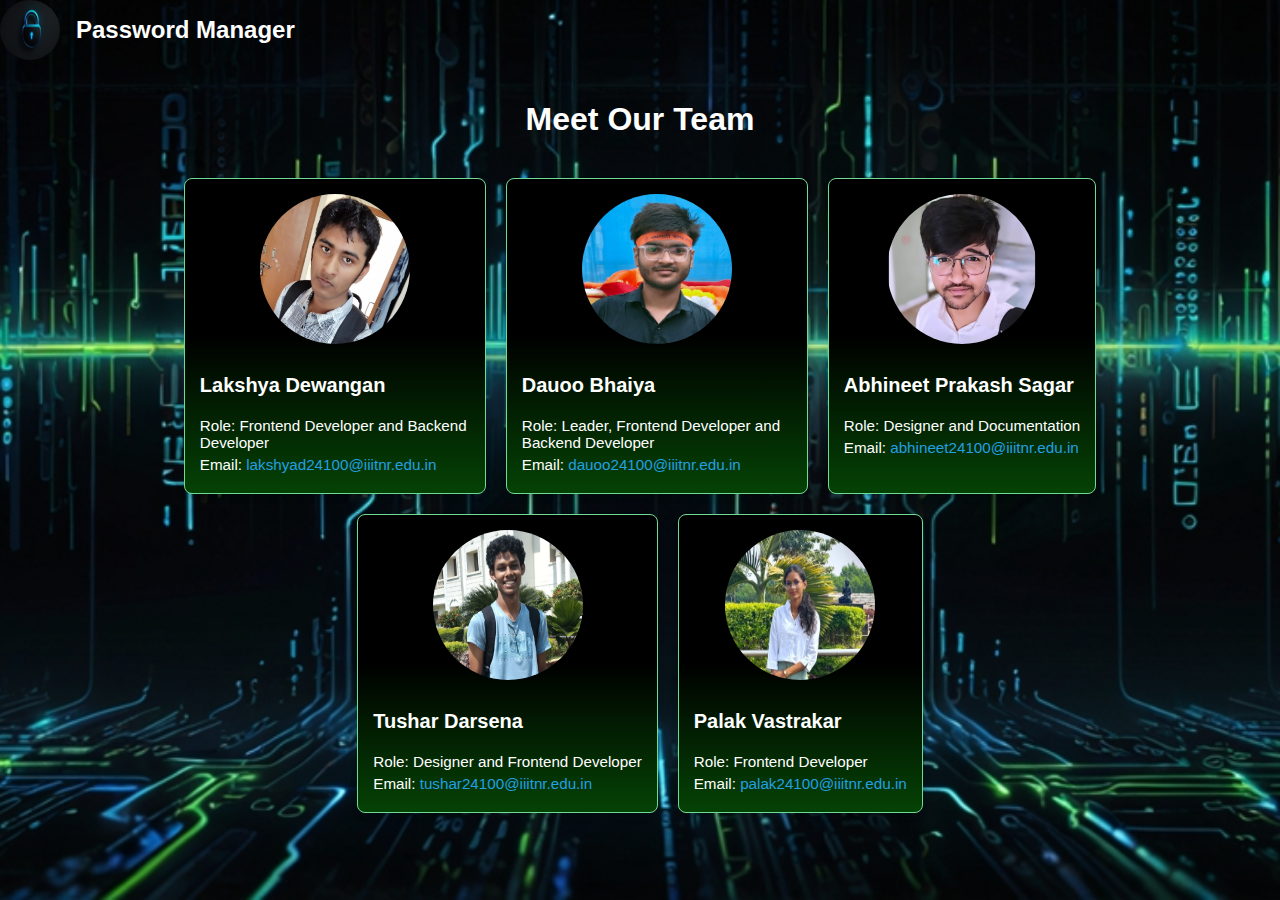
<file: about.html>
<!DOCTYPE html>
<html lang="en">
<head>
    <meta charset="UTF-8">
    <meta name="viewport" content="width=device-width, initial-scale=1.0">
    <link rel="stylesheet" href="about.css">
    <link rel="icon" type="image/jpeg" href="icon.jpg">
    <title>About Us</title>
</head>
<style>
    body{
        background-image: url("leo.jpg");
        background-position: center;
        background-size: cover;
        background-attachment: fixed;
    }
</style>
<body>
    <nav></nav>
        <div class="logo">
            <img src="icon.jpg" alt="Password Manager Logo">
            <div class="logo-text">Password Manager</div>
        </div>
    </nav>
    <style>
    
        .logo img {
                width: 60px;
                height: 60px;
                border-radius: 50%;
            }
    
        .logo {
            color: white;
            font-size: 24px;
            font-weight: bold;
            display: flex;
            align-items: center;
            gap: 1rem;
        }
    </style>
    <div class="contact-section">
        <h1>Meet Our Team</h1>
        <div class="team-cards">
            <div class="card">
                <img src="lak.jpg" alt="Teammate 1">
                <div class="card-content">
                    <h3>Lakshya Dewangan</h3>
                    <p>Role: Frontend Developer and Backend Developer</p>
                    <p>Email: <a href="mailto:lakshyad24100@iiitnr.edu.in" style="color: rgb(34, 159, 226)">lakshyad24100@iiitnr.edu.in</a></p>
                </div>
            </div>
            <div class="card">
                <img src="dau.jpg" alt="Teammate 2">
                <div class="card-content">
                    <h3>Dauoo Bhaiya</h3>
                    <p>Role: Leader, Frontend Developer and Backend Developer</p>
                    <p>Email: <a href="mailto:dauoo24100@iiitnr.edu.in" style="color: rgb(34, 159, 226)">dauoo24100@iiitnr.edu.in</a></p>
                </div>
            </div>
            <div class="card">
                <img src="abhi.jpg" alt="Teammate 3">
                <div class="card-content">
                    <h3>Abhineet Prakash Sagar</h3>
                    <p>Role: Designer and Documentation</p>
                    <p>Email: <a href="mailto:abhineet24100@iiitnr.edu.in" style="color: rgb(34, 159, 226)">abhineet24100@iiitnr.edu.in</a></p>
                </div>
            </div>
            <div class="card">
                <img src="t.jpg" alt="Teammate 4">
                <div class="card-content">
                    <h3>Tushar Darsena</h3>
                    <p>Role: Designer and Frontend Developer</p>
                    <p>Email: <a href="mailto:tushar24100@iiitnr.edu.in" style="color: rgb(34, 159, 226)">tushar24100@iiitnr.edu.in</a></p>
                </div>
            </div>
            <div class="card">
                <img src="pa.jpg" alt="Teammate 5">
                <div class="card-content">
                    <h3>Palak Vastrakar</h3>
                    <p>Role: Frontend Developer</p>
                    <p>Email: <a href="mailto:palak24100@iiitnr.edu.in" style="color: rgb(34, 159, 226)">palak24100@iiitnr.edu.in</a></p>
                </div>
            </div>
        </div>
    </div>
</body>
</html>
</file>
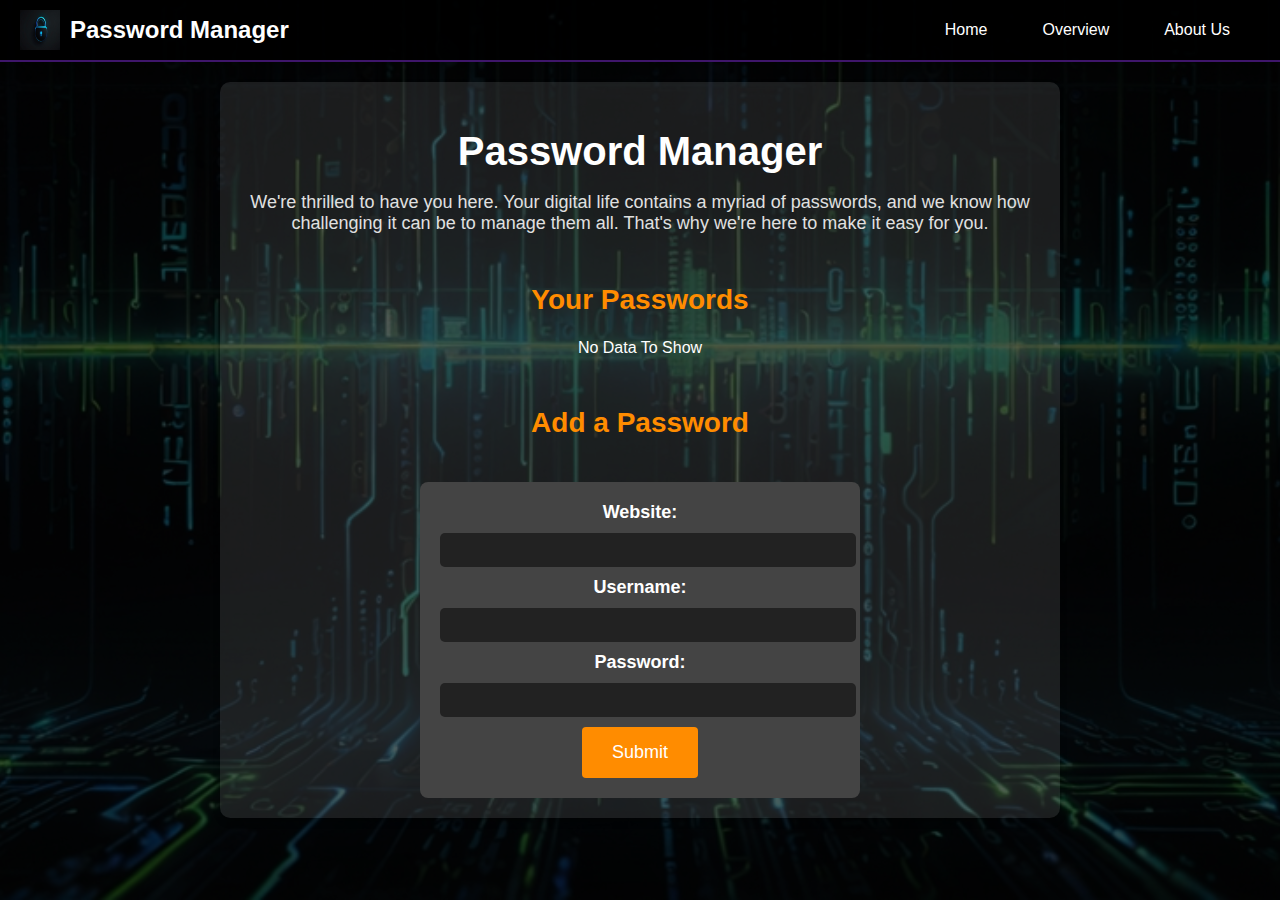
<file: main.html>
<!DOCTYPE html>
<html lang="en">

<head>
    <meta charset="UTF-8">
    <meta name="viewport" content="width=device-width, initial-scale=1.0">
    <title>Password Manager - Your all passwords in one place</title>
    <!-- Favicon -->
    <link rel="icon" type="image/jpeg" href="icon.jpg">
    <!-- External CSS -->
    <link rel="stylesheet" href="styles.css">
</head

<body>

    <!-- Inline CSS for Background -->
    <style>
        body {
            background: url('leo.jpg') no-repeat center center fixed;
            background-size: cover;
            background-blend-mode: overlay;
            background-color: rgba(0, 0, 0, 0.7); /* Adds a slight dark overlay for contrast */
            color: #ffffff; /* Sets text color for readability */
            font-family: Arial, sans-serif;
        }

        nav {
            display: flex;
            justify-content: space-between;
            align-items: center;
            background-color: rgba(0, 0, 0, 0.8);
            padding: 10px 20px;
            border-bottom: 2px solid #3f166b;
        }

        nav .logo {
            font-size: 24px;
            font-weight: bold;
            color: #fff;
        }

        nav ul {
            list-style: none;
            display: flex;
            gap: 15px;
            margin: 0;
        }

        nav ul li a {
            text-decoration: none;
            color: #fff;
            padding: 5px 10px;
            border-radius: 5px;
            transition: background-color 0.3s ease;
        }

        nav ul li a:hover {
            background-color: #3f166b;
        }

        .container {
            max-width: 800px;
            margin: 20px auto;
            padding: 20px;
            background-color: rgba(255, 255, 255, 0.1); /* Semi-transparent box */
            border-radius: 10px;
            box-shadow: 0 4px 6px rgba(0, 0, 0, 0.3);
        }

        table {
            width: 100%;
            margin-top: 20px;
            border-collapse: collapse;
            color: #fff;
        }

        table th, table td {
            border: 1px solid #fff;
            padding: 10px;
            text-align: center;
        }

        table th {
            background-color: rgba(63, 22, 107, 0.9);
        }

        form {
            margin-top: 20px;
        }

        form label {
            display: block;
            margin-bottom: 5px;
            font-weight: bold;
        }

        form input {
            width: 100%;
            padding: 8px;
            margin-bottom: 10px;
            border: none;
            border-radius: 5px;
        }

        .btn {
            padding: 10px 15px;
            background-color: #3f166b;
            color: #fff;
            border: none;
            border-radius: 5px;
            cursor: pointer;
            transition: background-color 0.3s ease;
        }

        .btn:hover {
            background-color: #5e2489;
        }

        h2 span#alert {
            color: lime;
            display: none;
        }
    </style>

    <!-- Navigation Bar -->
    <nav>
        <div class="logo">
            <img src="icon.jpg" alt="Password Manager Logo" style="height: 40px; vertical-align: middle;"> Password Manager
        </div>
        <ul>
            <li><a href="index.html">Home</a></li>
            <li><a href="overview.html">Overview</a></li>
            <li><a href="about.html">About Us</a></li>
        </ul>
    </nav>

    <!-- Page Content -->
    <div class="container">
        <h1>Password Manager</h1>
        <p>We're thrilled to have you here. Your digital life contains a myriad of passwords, and we know how
            challenging it can be to manage them all. That's why we're here to make it easy for you.</p>

        <h2>Your Passwords <span id="alert">(Copied!)</span></h2> 
        <table>
            <tr>
                <th>Website</th>
                <th>Username</th>
                <th>Password</th>
                <th>Actions</th>
            </tr> 
            <!-- Add table rows dynamically here -->
        </table>

        <h2>Add a Password</h2>
        <form action="/submit" method="post">
            <label for="website">Website:</label>
            <input type="text" id="website" name="website" required>

            <label for="username">Username:</label>
            <input type="text" id="username" name="username" required>

            <label for="password">Password:</label>
            <input type="password" id="password" name="password" required>

            <button class="btn" type="submit">Submit</button>
        </form>
    </div>

    <!-- External JavaScript -->
    <script src="script.js"></script>
</body>

</html>
</file>
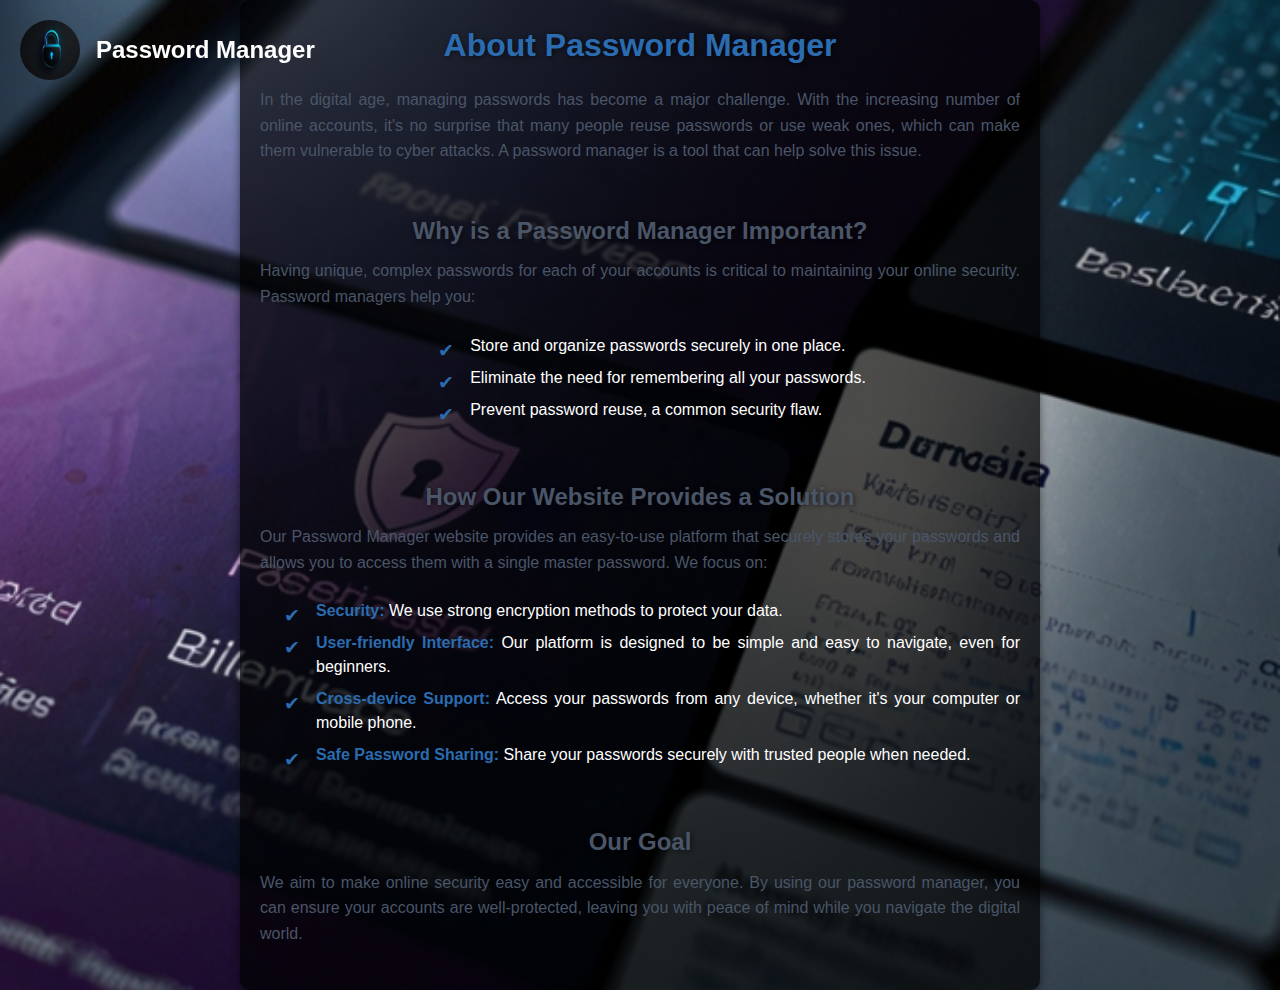
<file: overview.html>
<!DOCTYPE html>
<html lang="en">
<head>
    <meta charset="UTF-8">
    <meta name="viewport" content="width=device-width, initial-scale=1.0">
    <title>Overview</title>
    <link rel="stylesheet" href="qq.css">
    <link rel="icon" type="image/jpeg" href="icon.jpg">
</head>
<body>
    <div class="logo" style="position: fixed; top: 20px; left: 20px;">
        <img src="logo.jpg" alt="Password Manager Logo">
        <div class="logo-text">Password Manager</div>
    </div>

    <style>
        .logo img {
            width: 60px;
            height: 60px;
            border-radius: 50%;
        }
    
        .logo {
            color: white;
            font-size: 24px;
            font-weight: bold;
            display: flex;
            align-items: center;
            gap: 1rem;
        }
    </style>
    <div class="about-section">
        <h1>About Password Manager</h1>
        <p>In the digital age, managing passwords has become a major challenge. With the increasing number of online accounts, it's no surprise that many people reuse passwords or use weak ones, which can make them vulnerable to cyber attacks. A password manager is a tool that can help solve this issue.</p>
        <h2>Why is a Password Manager Important?</h2>
        <p>Having unique, complex passwords for each of your accounts is critical to maintaining your online security. Password managers help you:</p>
        <ul>
            <li>Store and organize passwords securely in one place.</li>
            <li>Eliminate the need for remembering all your passwords.</li>
            <li>Prevent password reuse, a common security flaw.</li>
        </ul>
        
        <h2>How Our Website Provides a Solution</h2>
        <p>Our Password Manager website provides an easy-to-use platform that securely stores your passwords and allows you to access them with a single master password. We focus on:</p>
        <ul>
            <li><strong>Security:</strong> We use strong encryption methods to protect your data.</li>
            <li><strong>User-friendly Interface:</strong> Our platform is designed to be simple and easy to navigate, even for beginners.</li>
            <li><strong>Cross-device Support:</strong> Access your passwords from any device, whether it's your computer or mobile phone.</li>
            <li><strong>Safe Password Sharing:</strong> Share your passwords securely with trusted people when needed.</li>
        </ul>
        
        <h2>Our Goal</h2>
        <p>We aim to make online security easy and accessible for everyone. By using our password manager, you can ensure your accounts are well-protected, leaving you with peace of mind while you navigate the digital world.</p>
    </div>
</body>
</html>
</file>
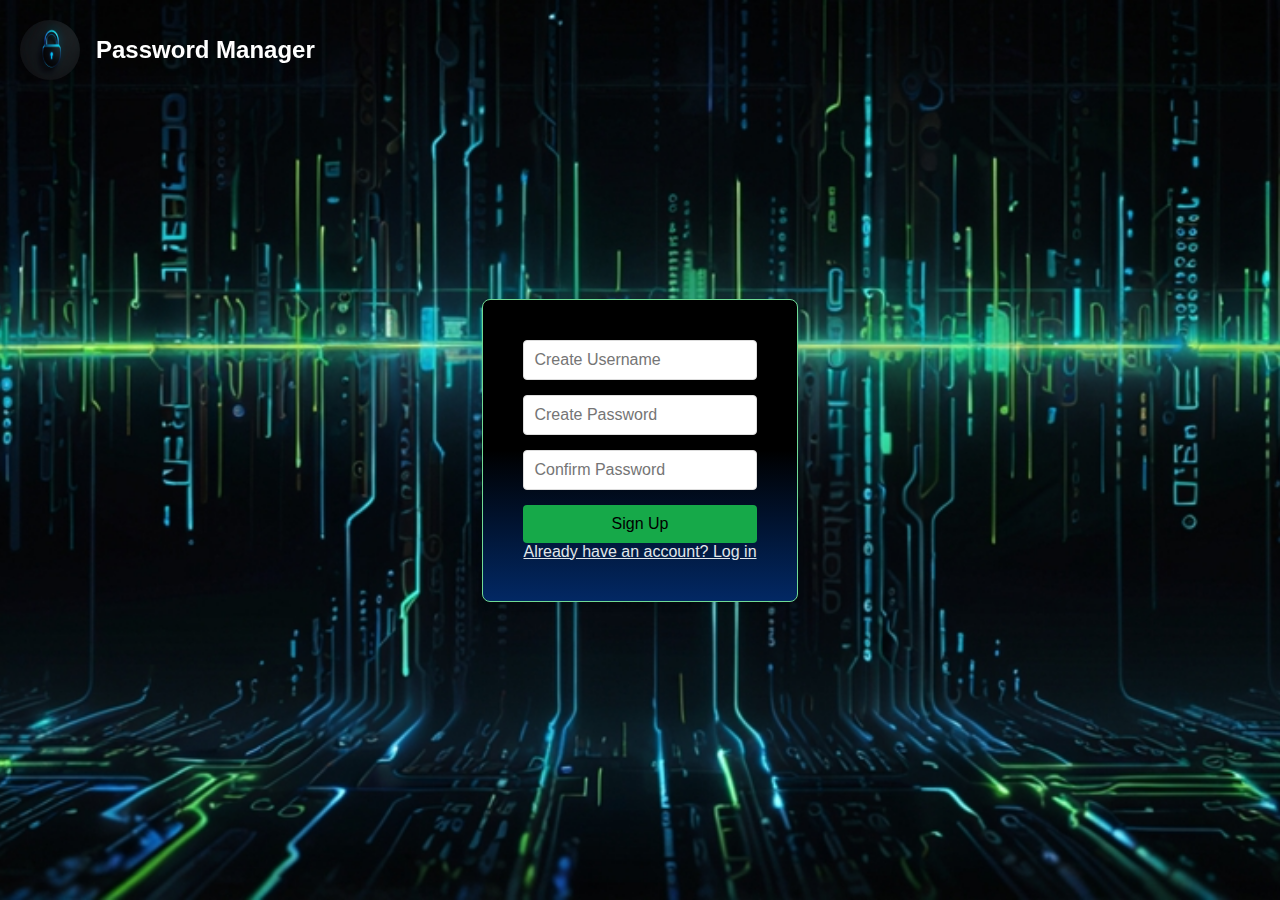
<file: signup.html>
<!DOCTYPE html>
<html lang="en">
<head>
    <link rel="icon" type="image/jpeg" href="icon.jpg">
    <meta charset="UTF-8">
    <meta name="viewport" content="width=device-width, initial-scale=1.0">
    <title>Sign Up - Password Manager</title>
   
    

</head>
<style>
    body{
        background-image: url("leo.jpg");
        background-position: center;
        background-size: cover;
        background-attachment: fixed;
    }
    body {
    font-family: Arial, sans-serif;
    margin: 0;
    padding: 0;
    background-color: #f4f4f4;
    color: #ffffff;
    display: flex;
    justify-content: center;
    align-items: center;
    min-height: 100vh;
}

.contact-section {
    text-align: center;
    padding: 20px;
}

h1 {
    margin-bottom: 20px;
    color: #ffffff;
}

.signup-box {
    background: linear-gradient(black, black, rgb(2, 40, 100));
    border: 1px solid rgb(112, 219, 149);
    border-radius: 8px;
    max-width: 400px;
    padding: 40px;
    box-shadow: 0 4px 6px rgba(0, 0, 0, 0.1);
    transition: transform 0.3s, box-shadow 0.3s;
}

.signup-box:hover {
    transform: scale(1.05);
    box-shadow: 0 6px 12px rgba(0, 0, 0, 0.2);
}

.signup-box form {
    display: flex;
    flex-direction: column;
    gap: 15px;
}

.signup-box label {
    font-size: 1rem;
    color: #ffffff;
}

.signup-box input {
    padding: 10px;
    font-size: 1rem;
    border: 1px solid #ddd;
    border-radius: 4px;
    outline: none;
}

.signup-box button {
    padding: 10px;
    font-size: 1rem;
    background: rgb(22, 169, 73);
    color: black;
    border: none;
    border-radius: 4px;
    cursor: pointer;
    transition: background 0.3s;
}

.signup-box button:hover {
    background: rgb(11, 101, 11);
    color: white;
}

.logo {
    position: fixed;
    top: 20px;
    left: 20px;
    color: white;
    font-size: 24px;
    font-weight: bold;
    display: flex;
    align-items: center;
    gap: 1rem;
}

.logo img {
    width: 60px;
    height: 60px;
    border-radius: 50%;
}

</style>
<body>
    <div class="logo">
        <img src="icon.jpg" alt="Password Manager Logo">
        <div class="logo-text">Password Manager</div>
    </div>

    <div class="container">
        <div class="signup-box">
            <form action="/signup" method="post" onsubmit="return validateForm()">
                <input type="text" name="username" id="username" placeholder="Create Username" required minlength="4">
                <input type="password" name="password" id="password" placeholder="Create Password" required minlength="8">
                <input type="password" name="confirm_password" id="confirm_password" placeholder="Confirm Password" required>
                <button type="submit" class="signup-btn">Sign Up</button>
            </form>
            <div id="error-message" class="error-message"></div>
            <div class="login-link">
                <a style="color: rgb(224, 231, 234);" href="login.html">Already have an account? Log in</a>
            </div>
        </div>
    </div>

    <script>
        function validateForm() {
            const username = document.getElementById('username').value;
            const password = document.getElementById('password').value;
            const confirmPassword = document.getElementById('confirm_password').value;
            const errorMessage = document.getElementById('error-message');

            if (password !== confirmPassword) {
                errorMessage.textContent = "Passwords do not match!";
                return false;
            }

            if (password.length < 8) {
                errorMessage.textContent = "Password must be at least 8 characters long!";
                return false;
            }

            if (username.length < 4) {
                errorMessage.textContent = "Username must be at least 4 characters long!";
                return false;
            }

            // Store credentials in localStorage
            localStorage.setItem(username, password);
            
            // Redirect to login page
            window.location.href = "login.html";
            return false; // Prevent form submission since we're handling the redirect
        }
    </script>
</body>
</html>
</file>
<file: about.css>
body {
    font-family: Arial, sans-serif;
    margin: 0;
    padding: 0;
    background-color: #f4f4f4;
    color: #ffffff;
}

.contact-section {
    text-align: center;
    padding: 20px;
}

h1 {
    margin-bottom: 20px;
    color: #ffffff;
}

.team-cards {
    display: flex;
    flex-wrap: wrap;
    justify-content: center;
    gap: 20px;
    padding: 20px;
}

.card {
    background:linear-gradient(black,black,rgb(5, 66, 5));
    border: 1px solid #ddd;
    
    border-radius: 8px;
    overflow: hidden;
    box-shadow: 0 4px 6px rgba(0, 0, 0, 0.1);
    max-width: 300px;
    transition: transform 0.3s, box-shadow 0.3s;
    opacity: 20;
    border-color: rgb(112, 219, 149);
    
}

.card:hover {
    transform: scale(1.05);
    box-shadow: 0 6px 12px rgba(0, 0, 0, 0.2);
}

.card img {
    width: 150px;
    height: 150px;
    border-radius: 50%; /* Makes the image circular */
    margin: 15px auto;
    display: block; /* Centers the image inside the card */
}

.card-content {
    padding: 15px;
    text-align: left;
}

.card-content h3 {
    margin-top: 0;
    font-size: 1.25rem;
    color: #ffffff;
}

.card-content p {
    margin: 5px 0;
    font-size: 0.95rem;
    color: #ffffff;
}

.card-content a {
    color: #ffffff;
    text-decoration: none;
}

.card-content a:hover {
    text-decoration: underline;
}
</file>
<file: styles.css>
/* General body styling */
body {
    background: linear-gradient(45deg, #6229a7, #000000);
    font-family: Arial, sans-serif;
    margin: 0;
    padding: 0;
    color: #fff;
}

/* Navigation Bar Styling */
nav {
    background-color: #222;
    padding: 10px 20px;
    display: flex;
    justify-content: space-between;
    align-items: center;
}

nav .logo {
    display: flex;
    align-items: center;
    font-size: 24px;
    color: #fff;
}

nav .logo img {
    width: 40px;
    height: 40px;
    margin-right: 10px;
}

nav ul {
    list-style: none;
    display: flex;
    margin: 0;
    padding: 0;
}

nav ul li {
    margin-right: 20px;
    cursor: pointer;
    transition: color 0.3s ease-in-out;
}

nav ul li:hover {
    color: #ff8c00;
}

/* Container for content */
.container {
    width: 80%;
    margin: 0 auto;
    padding: 30px 0;
    text-align: center;
}

.container h1 {
    font-size: 40px;
    margin-bottom: 10px;
}

.container p {
    font-size: 18px;
    margin-bottom: 30px;
    color: #e0e0e0;
}

.container h2 {
    font-size: 28px;
    margin-top: 50px;
    color: #ff8c00;
}

/* Alert Styling */
#alert {
    color: green;
    font-weight: bold;
}

/* Table Styling */
table {
    width: 100%;
    margin-top: 20px;
    border-collapse: collapse;
    margin-bottom: 30px;
}

table th, table td {
    padding: 15px;
    text-align: left;
    border-bottom: 1px solid #ddd;
}

table th {
    background-color: #444;
}

table td {
    background-color: #333;
}

/* Form Styling */
form {
    background-color: #444;
    padding: 20px;
    border-radius: 8px;
    display: inline-block;
    margin-top: 20px;
    width: 50%;
}

form label {
    display: block;
    margin-bottom: 10px;
    font-size: 18px;
}

form input {
    width: 100%;
    padding: 10px;
    margin: 5px 0 20px 0;
    border: none;
    border-radius: 4px;
    background-color: #222;
    color: #fff;
    font-size: 16px;
}

form input[type="password"] {
    background-color: #222;
}

form .btn {
    background-color: #ff8c00;
    color: white;
    padding: 15px 30px;
    border: none;
    font-size: 18px;
    cursor: pointer;
    border-radius: 4px;
    transition: background-color 0.3s ease-in-out;
}

form .btn:hover {
    background-color: #e07b00;
}
</file>
<file: qq.css>
/* General Reset */
* {
    margin: 0;
    padding: 0;
    box-sizing: border-box;
}

html {
    font-size: 16px;
    scroll-behavior: smooth;
}

body {
    font-family: 'Arial', sans-serif;
    background: linear-gradient(135deg, #f3f4f6, #e2e8f0);
    color: #333;
    line-height: 1.6;
    display: flex;
    justify-content: center;
    align-items: center;
    min-height: 100vh;
    margin: 0;
}

/* About Section */
.about-section {
    background: rgba(255, 255, 255, 0.9);
    border-radius: 15px;
    box-shadow: 0 4px 8px rgba(0, 0, 0, 0.1);
    padding: 2rem;
    max-width: 800px;
    margin: 2rem;
    animation: fadeIn 1.5s ease-in-out;
}

/* Typography */
.about-section h1 {
    font-size: 2rem;
    font-weight: bold;
    color: #2b6cb0;
    text-align: center;
    margin-bottom: 1rem;
}

.about-section h2 {
    font-size: 1.5rem;
    font-weight: bold;
    color: #4a5568;
    margin-top: 1.5rem;
    margin-bottom: 0.5rem;
}

.about-section p {
    font-size: 1rem;
    color: #4a5568;
    margin-bottom: 1rem;
}

.about-section ul {
    list-style: none;
    padding-left: 1.5rem;
    margin-bottom: 1rem;
}

.about-section ul li {
    margin-bottom: 0.5rem;
    position: relative;
    padding-left: 2rem;
    line-height: 1.5;
}

.about-section ul li::before {
    content: '✔';
    position: absolute;
    left: 0;
    top: 0.2rem;
    font-size: 1.2rem;
    color: #2b6cb0;
}

/* Strong Text */
.about-section strong {
    color: #2b6cb0;
}

/* Spacing and Alignment */
.about-section p,
.about-section ul {
    margin-bottom: 1.5rem;
}

/* Center Content */
.about-section {
    display: flex;
    flex-direction: column;
    align-items: center;
    text-align: justify;
}

/* Animations */
@keyframes fadeIn {
    from {
        opacity: 0;
        transform: translateY(20px);
    }
    to {
        opacity: 1;
        transform: translateY(0);
    }
}

.about-section h1, h2 {
    animation: fadeIn 2s ease;
}

/* Hover Effects */
.about-section ul li:hover {
    color: #2b6cb0;
    cursor: pointer;
    transition: color 0.3s ease;
}

/* Responsive Design */
@media (max-width: 768px) {
    .about-section {
        padding: 1.5rem;
    }
    .about-section h1 {
        font-size: 1.8rem;
    }
    .about-section h2 {
        font-size: 1.3rem;
    }
    .about-section p {
        font-size: 0.9rem;
    }
}

@media (max-width: 480px) {
    .about-section {
        padding: 1rem;
    }
    .about-section h1 {
        font-size: 1.5rem;
    }
    .about-section h2 {
        font-size: 1.2rem;
    }
    .about-section p {
        font-size: 0.8rem;
    }
}
body {
    background-image: url('p.jpg');
    background-size: cover;
    background-position: center;
    background-repeat: no-repeat;
    font-family: Arial, sans-serif;
}

.about-section {
    color: white; /* Adjust text color if needed for contrast */
    padding: 20px;
    max-width: 800px;
    margin: 0 auto;
    background-color: rgba(0, 0, 0, 0.5); /* Optional: to add a transparent dark overlay */
}
body {
    background-image: url('p.jpg');
    background-size: cover;
    background-position: center;
    background-repeat: no-repeat;
    font-family: Arial, sans-serif;
}

.about-section {
    color: white; /* Text color */
    padding: 20px;
    max-width: 800px;
    margin: 0 auto;
    background-color: rgba(0, 0, 0, 0.7); /* Semi-transparent black background */
    border-radius: 10px; /* Optional: rounded corners */
    box-shadow: 0 4px 8px rgba(0, 0, 0, 0.5); /* Optional: subtle shadow effect */
}

h1, h2 {
    text-shadow: 1px 1px 5px rgba(0, 0, 0, 0.6); /* Optional: subtle text shadow */
}
</file>
